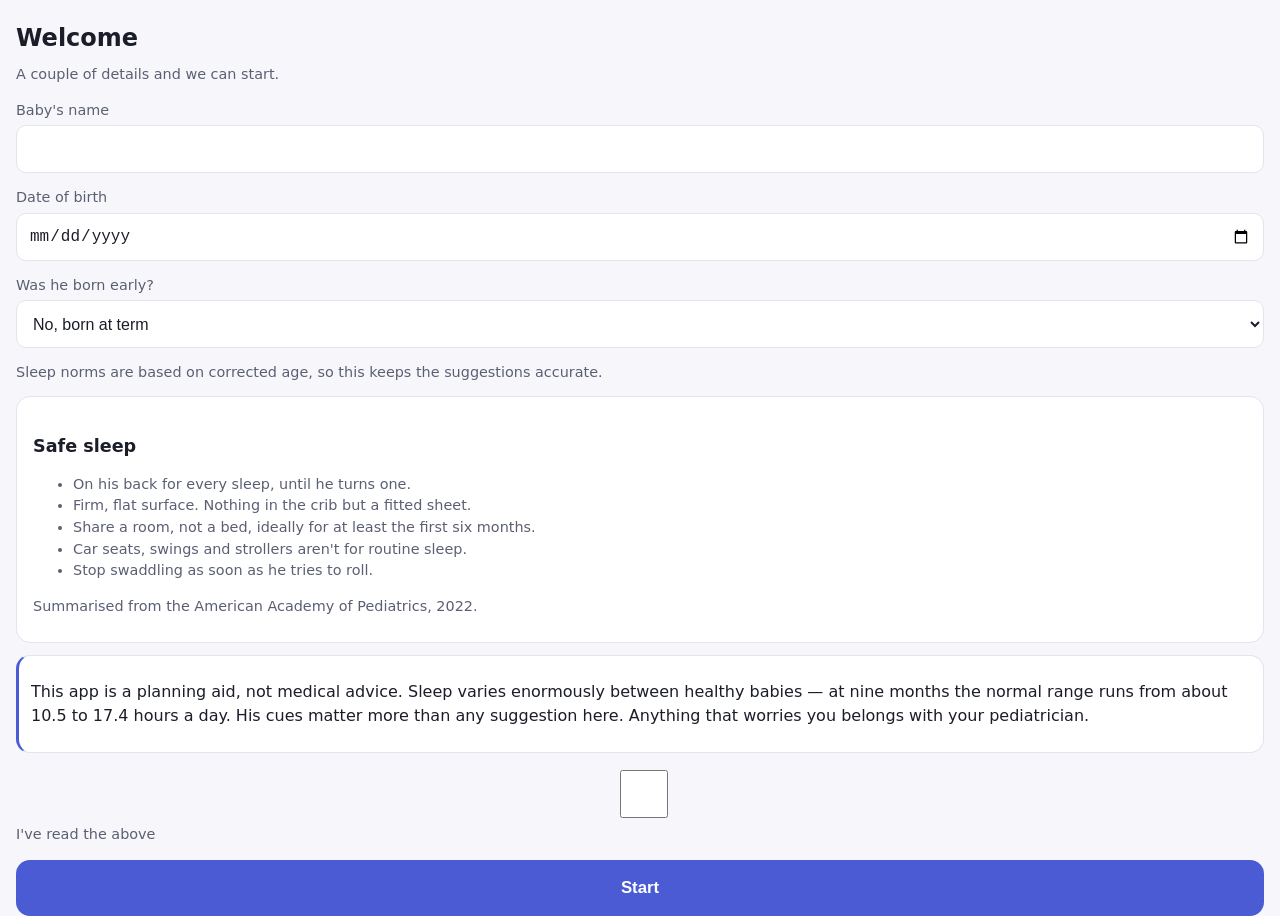
<file: index.html>
<!doctype html>
<html lang="en">
<head>
<meta charset="utf-8">
<meta name="viewport" content="width=device-width, initial-scale=1, viewport-fit=cover">
<meta name="theme-color" content="#1b1d29">
<title>Rested</title>
<link rel="manifest" href="manifest.webmanifest">
<link rel="stylesheet" href="css/app.css">
</head>
<body>
<main id="root" aria-live="polite"></main>
<script type="module">
import { mount } from './js/app.js';
mount(document.getElementById('root'));
</script>
</body>
</html>
</file>
<file: css/app.css>
:root {
  --bg: #f7f7fb; --surface: #ffffff; --text: #1b1d29; --muted: #5b5f73;
  --accent: #4a5bd4; --accent-text: #ffffff; --line: #e2e4ee;
  --tier-strong: #1d7a4c; --tier-soft: #8a6d1f;
  --pad: 16px; --radius: 14px;
  padding-top: env(safe-area-inset-top, 0px);
  padding-bottom: env(safe-area-inset-bottom, 0px);
  color-scheme: light dark;
}
@media (prefers-color-scheme: dark) {
  :root:not([data-theme="light"]) {
    --bg: #12131a; --surface: #1c1e28; --text: #eceef6; --muted: #a2a7bb;
    --accent: #7d8cf0; --accent-text: #12131a; --line: #2b2e3c;
    --tier-strong: #5fd39a; --tier-soft: #d9bd6a;
  }
}
:root[data-theme="dark"] {
  --bg: #12131a; --surface: #1c1e28; --text: #eceef6; --muted: #a2a7bb;
  --accent: #7d8cf0; --accent-text: #12131a; --line: #2b2e3c;
  --tier-strong: #5fd39a; --tier-soft: #d9bd6a;
}
* { box-sizing: border-box; }
body {
  margin: 0; background: var(--bg); color: var(--text);
  font: 16px/1.5 system-ui, -apple-system, "Segoe UI", Roboto, sans-serif;
  padding: 0 var(--pad);
}
h1 { font-size: 1.5rem; margin: 1.25rem 0 0.5rem; }
h2 { font-size: 1.1rem; margin: 1.25rem 0 0.5rem; }
p { margin: 0.5rem 0; }
.muted { color: var(--muted); font-size: 0.9rem; }
.card {
  background: var(--surface); border: 1px solid var(--line);
  border-radius: var(--radius); padding: var(--pad); margin: 12px 0;
}
.btn {
  display: block; width: 100%; min-height: 56px; border: 0;
  border-radius: var(--radius); background: var(--accent); color: var(--accent-text);
  font-size: 1.05rem; font-weight: 600; cursor: pointer; padding: 14px;
}
.btn.secondary { background: transparent; color: var(--accent); border: 1px solid var(--line); }
.field { display: block; margin: 14px 0; }
.field span { display: block; font-size: 0.9rem; color: var(--muted); margin-bottom: 4px; }
.field input, .field select, .field textarea {
  width: 100%; min-height: 48px; padding: 10px 12px; font-size: 1rem;
  border: 1px solid var(--line); border-radius: 10px;
  background: var(--surface); color: var(--text);
}
.tier { font-size: 0.75rem; text-transform: uppercase; letter-spacing: 0.04em; font-weight: 700; }
.tier-A1, .tier-A2 { color: var(--tier-strong); }
.tier-B, .tier-C { color: var(--tier-soft); }
.reason { border-top: 1px solid var(--line); padding-top: 10px; margin-top: 10px; }
.window { font-size: 2rem; font-weight: 700; margin: 6px 0; }
.countdown { font-size: 1.1rem; color: var(--muted); }
nav.tabs { display: flex; gap: 6px; margin: 16px 0; flex-wrap: wrap; }
nav.tabs button {
  flex: 1 1 auto; min-width: 72px; min-height: 44px; border: 1px solid var(--line);
  background: var(--surface); color: var(--text); border-radius: 10px; cursor: pointer;
}
nav.tabs button[aria-current="page"] { background: var(--accent); color: var(--accent-text); }
.notice { border-left: 3px solid var(--accent); padding-left: 12px; }
[hidden] { display: none !important; }

.daybar {
  position: relative; height: 22px; margin: 10px 0 2px;
  background: var(--bg); border: 1px solid var(--line); border-radius: 6px; overflow: hidden;
}
.daybar .seg { position: absolute; top: 0; bottom: 0; }
.seg-nap { background: var(--accent); opacity: 0.75; }
.seg-night { background: var(--tier-strong); opacity: 0.6; }
.daybar-axis {
  position: relative; height: 14px; margin-bottom: 8px;
  font-size: 0.7rem; color: var(--muted);
}
.daybar-axis span { position: absolute; transform: translateX(-50%); white-space: nowrap; }
.daybar-axis span:first-child { transform: translateX(0); }
.daybar-axis span:last-child { transform: translateX(-100%); }
.sleep-list { list-style: none; padding: 0; margin: 8px 0 0; }
.sleep-list li {
  padding: 8px 10px; margin: 4px 0;
  border: 1px solid var(--line); border-radius: 8px;
  background: var(--bg);
  cursor: pointer; min-height: 44px;
  display: flex; align-items: center; gap: 8px; flex-wrap: wrap;
}
.sleep-list li strong { font-weight: 600; }
.past-sleep {
  margin: 12px 0;
  border: 1px solid var(--line);
  border-radius: var(--radius);
  padding: 10px 14px;
  background: var(--surface);
}
.past-sleep summary {
  cursor: pointer; min-height: 44px; display: flex; align-items: center;
  font-weight: 600; color: var(--accent);
}
.past-sleep[open] summary { margin-bottom: 4px; }
</file>
